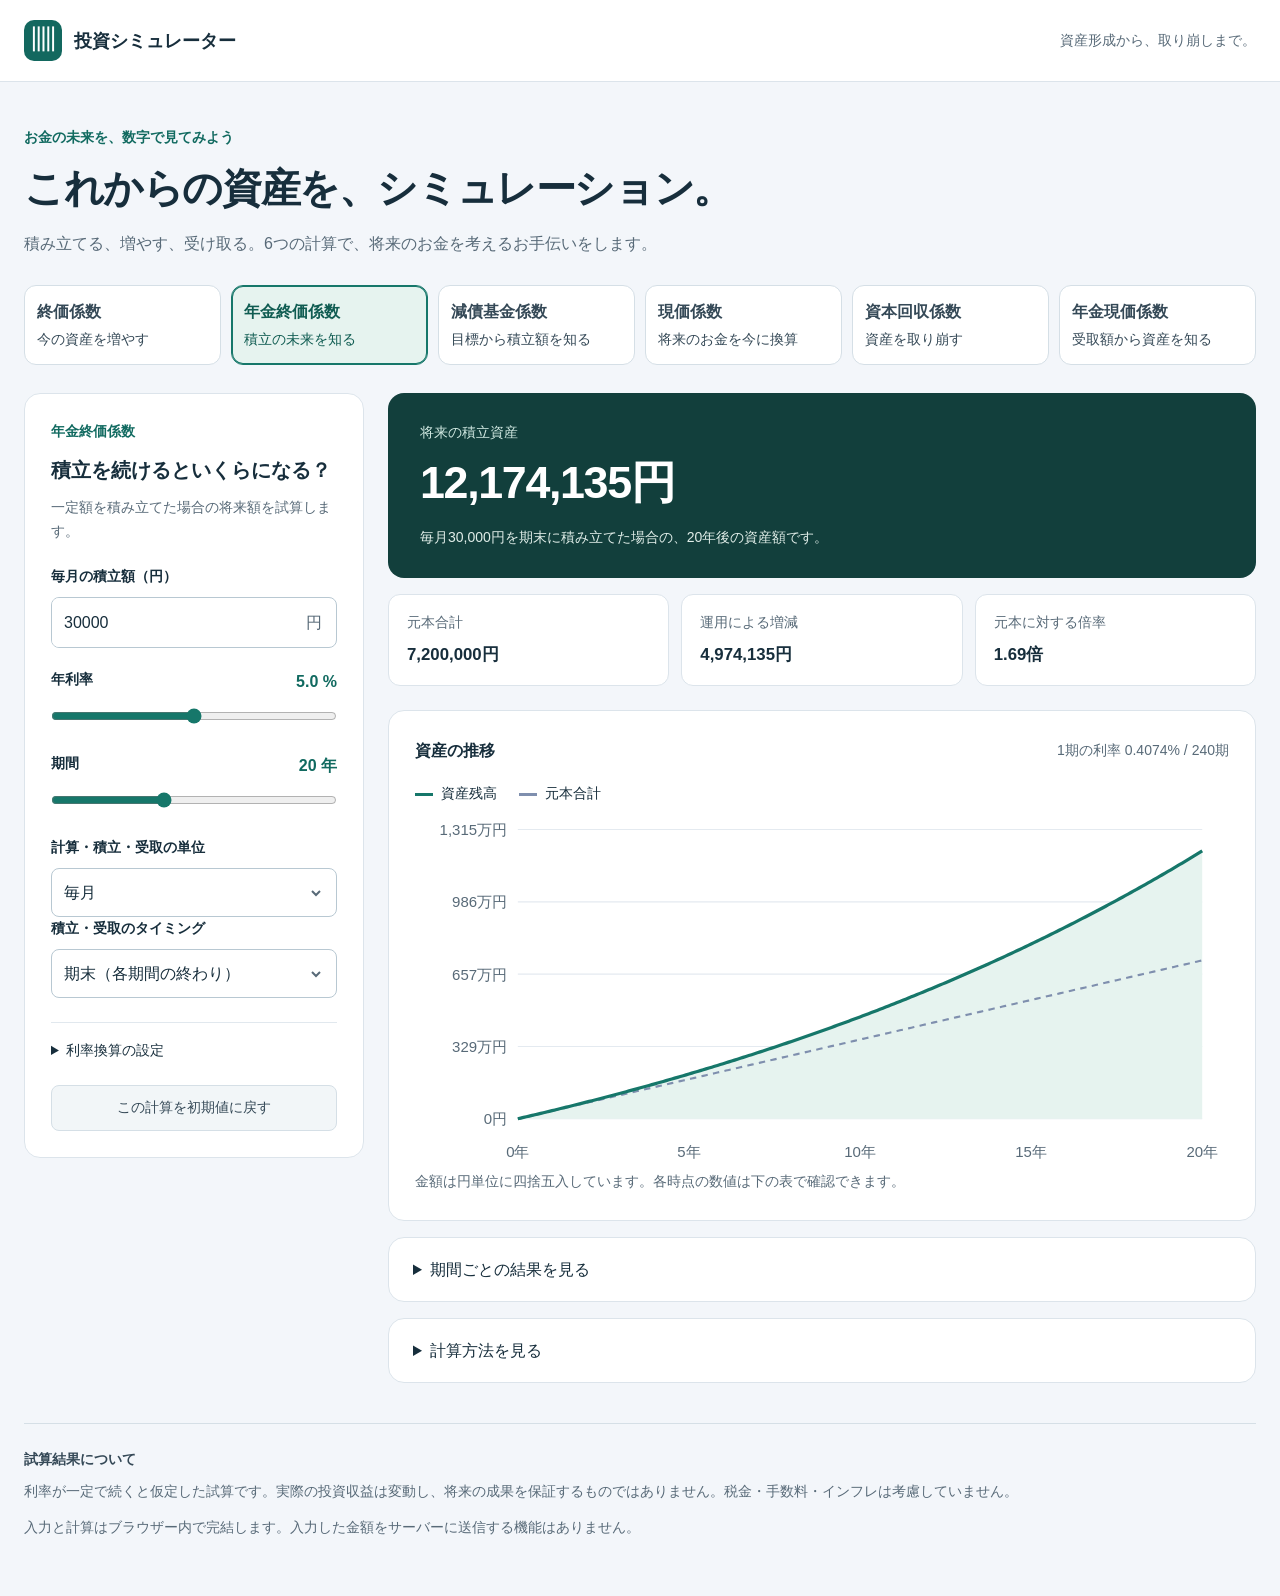
<file: index.html>
<!doctype html>
<html lang="ja">
<head>
  <meta charset="UTF-8">
  <meta name="viewport" content="width=device-width, initial-scale=1">
  <meta name="description" content="6つの係数で資産形成・積立・取り崩しを試算できる投資シミュレーター。">
  <title>投資シミュレーター | 資産形成と取り崩し</title>
  <link rel="stylesheet" href="./styles.css">
  <script src="./calculations.js" defer></script>
  <script src="./app.js" defer></script>
</head>
<body>
  <header><a class="brand" href="./"><span class="brand-icon" aria-hidden="true">▥</span> 投資シミュレーター</a><span class="header-note">資産形成から、取り崩しまで。</span></header>
  <main>
    <section class="intro"><p class="eyebrow">お金の未来を、数字で見てみよう</p><h1>これからの資産を、<br class="mobile-break">シミュレーション。</h1><p>積み立てる、増やす、受け取る。6つの計算で、将来のお金を考えるお手伝いをします。</p></section>
    <nav id="simulations" aria-label="シミュレーションの種類"></nav>
    <section class="workspace" aria-labelledby="simulation-title">
      <aside class="panel inputs"><p id="coefficient" class="eyebrow"></p><h2 id="simulation-title"></h2><p id="description" class="muted"></p>
        <form id="input-form">
          <label for="amount" id="amount-label">金額（円）</label><div class="input-unit"><input id="amount" name="amount" type="number" min="0" max="1000000000000" step="any" required><span>円</span></div>
          <label for="rate">年利率 <output id="rate-output" for="rate"></output></label><input id="rate" name="rate" type="range" min="-20" max="30" value="5" step="0.1">
          <label for="years">期間 <output id="years-output" for="years"></output></label><input id="years" name="years" type="range" min="1" max="50" value="20" step="1">
          <label for="frequency">計算・積立・受取の単位</label><select id="frequency" name="frequency"><option value="month">毎月</option><option value="year">毎年</option></select>
          <div id="timing-field"><label for="timing">積立・受取のタイミング</label><select id="timing" name="timing"><option value="end">期末（各期間の終わり）</option><option value="begin">期首（各期間の始め）</option></select></div>
          <details class="advanced"><summary>利率換算の設定</summary><label for="method">年利率から月利率への換算</label><select id="method" name="method"><option value="effective">実効月利（年利率と整合）</option><option value="simple">年利率 ÷ 12</option></select><p class="small muted">毎年の計算では年利率をそのまま使います。実効月利は (1 + 年利率)^(1/12) − 1 です。</p></details>
          <button class="reset" type="button" id="reset">この計算を初期値に戻す</button>
        </form>
      </aside>
      <div class="results"><p id="error" class="error" role="alert" hidden></p><div id="result-content">
        <section class="result-hero" aria-live="polite" aria-atomic="true"><p id="result-label"></p><div id="result-value"></div><p id="explanation"></p></section>
        <div id="metrics" class="metrics"></div>
        <section class="panel chart-panel"><div class="section-heading"><h3>資産の推移</h3><span id="period-note" class="small muted"></span></div><div class="legend"><span><i class="balance-key"></i>資産残高</span><span><i class="comparison-key"></i><span id="comparison-label"></span></span></div><div id="chart"></div><p class="small muted">金額は円単位に四捨五入しています。各時点の数値は下の表で確認できます。</p></section>
        <details class="panel table-panel"><summary>期間ごとの結果を見る</summary><div class="table-actions"><p class="small muted">初期時点と各期末の残高を表示します。</p><button type="button" id="download">CSVをダウンロード</button></div><div class="table-scroll" tabindex="0" role="region" aria-label="計算結果表"><table><caption class="sr-only">期間ごとの資産残高と比較額</caption><thead><tr><th scope="col">経過期間</th><th scope="col">資産残高</th><th scope="col" id="comparison-heading"></th></tr></thead><tbody id="schedule"></tbody></table></div></details>
        <details class="panel formula-panel"><summary>計算方法を見る</summary><p id="formula"></p><p class="small muted">PV：現在の資産、FV：将来の資産、PMT：毎期の積立・受取額、r：1期あたりの利率、n：期間数。期首の積立額から将来額を求める場合と、受取額から現在額を求める場合は期末の式に (1 + r) を掛けます。将来額から積立額を求める場合と、現在額から受取額を求める場合は (1 + r) で割ります。利率0%では利息なしで計算します。</p></details>
      </div></div>
    </section>
    <footer><strong>試算結果について</strong><p>利率が一定で続くと仮定した試算です。実際の投資収益は変動し、将来の成果を保証するものではありません。税金・手数料・インフレは考慮していません。</p><p class="small">入力と計算はブラウザー内で完結します。入力した金額をサーバーに送信する機能はありません。</p></footer>
    <noscript><p class="error">このシミュレーターを使うには、ブラウザーのJavaScriptを有効にしてください。</p></noscript>
  </main>
</body>
</html>
</file>
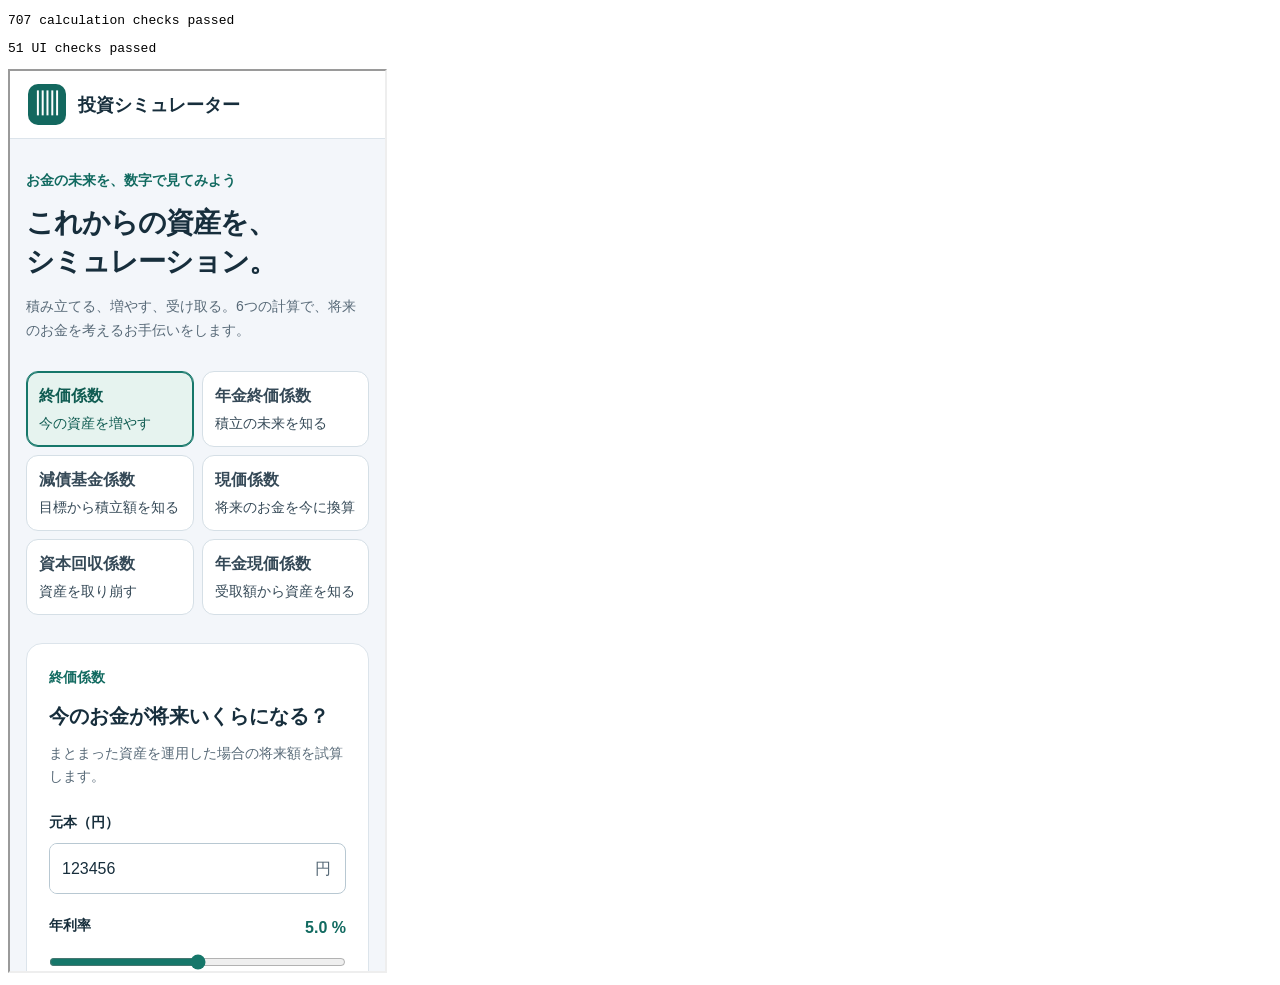
<file: tests/browser.html>
<!doctype html>
<html lang="ja"><meta charset="utf-8"><title>Simulator verification</title>
<pre id="test-results">RUNNING</pre><pre id="ui-results">UI RUNNING</pre>
<script>window.addEventListener('error', event => { document.getElementById('test-results').textContent = `FAIL: ${event.message}`; });</script>
<script src="../calculations.js"></script><script src="./calculations.test.js"></script>
<iframe id="app" src="../index.html" style="width:1200px;height:900px"></iframe>
<script>
document.getElementById('app').addEventListener('load', function () {
  const doc = this.contentDocument;
  let checks = 0;
  function assert(ok, message) { checks++; if (!ok) throw new Error(message); }
  function change(id, value) { doc.getElementById(id).value = value; doc.getElementById(id).dispatchEvent(new Event('input', { bubbles: true })); }
  try {
    assert(doc.getElementById('result-value').textContent.includes('円'), '初期結果');
    assert(doc.querySelectorAll('.sim-button').length === 6, '6種類');
    for (const button of doc.querySelectorAll('.sim-button')) {
      button.click();
      assert(doc.getElementById('error').hidden, '計算成功');
      assert(doc.querySelector('#chart svg'), 'グラフ');
      assert(doc.querySelectorAll('#schedule tr').length > 1, '結果表');
      change('frequency', 'year');
      if (!['future_value', 'present_value'].includes(button.dataset.type)) assert(doc.getElementById('explanation').textContent.includes('毎年'), '年単位の説明');
      change('timing', 'begin'); change('rate', '-20'); change('years', '50');
      assert(doc.getElementById('error').hidden, '負利率と期首');
      change('rate', '0'); change('amount', '0');
      assert(doc.getElementById('result-value').textContent === '0円', 'ゼロ入力');
      change('amount', '');
      assert(!doc.getElementById('error').hidden && doc.getElementById('result-content').hidden, '空欄のエラー');
      doc.getElementById('reset').click();
      assert(doc.getElementById('error').hidden, 'リセット');
    }
    const buttons = doc.querySelectorAll('.sim-button');
    buttons[0].click(); change('amount', '123456'); buttons[1].click(); buttons[0].click();
    assert(doc.getElementById('amount').value === '123456', '種類ごとの入力保持');
    assert(doc.documentElement.scrollWidth <= this.clientWidth, 'PC幅で横にはみ出さない');
    this.style.width = '375px';
    assert(doc.documentElement.scrollWidth <= 375, 'スマートフォン幅で横にはみ出さない');
    document.getElementById('ui-results').textContent = `${checks} UI checks passed`;
  } catch (error) { document.getElementById('ui-results').textContent = `FAIL: ${error.stack}`; }
});
</script></html>
</file>
<file: styles.css>
:root{font-family:-apple-system,BlinkMacSystemFont,"Segoe UI","Noto Sans JP",sans-serif;color:#172e3c;background:#f3f6fa;font-size:16px;line-height:1.7;color-scheme:light}*{box-sizing:border-box}body{margin:0}button,input,select{font:inherit}button,summary,select{cursor:pointer}button,a,input,select,summary{touch-action:manipulation}a{color:inherit}header{height:82px;background:white;border-bottom:1px solid #dce4eb;padding:0 max(24px,calc((100vw - 1240px)/2));display:flex;align-items:center;justify-content:space-between;gap:24px}.brand{text-decoration:none;font-weight:750;font-size:1.15rem;display:flex;align-items:center;gap:12px}.brand-icon{background:#13685f;color:#fff;border-radius:10px;width:38px;text-align:center;font-size:1.5rem}.header-note,.muted{color:#586a78}.header-note{font-size:.875rem}main{max-width:1288px;margin:auto;padding:44px 24px}.intro{margin-bottom:28px}.eyebrow{font-size:.875rem;font-weight:700;color:#116a60;margin:0 0 10px}h1{font-size:clamp(1.75rem,3.5vw,2.5rem);letter-spacing:-.035em;line-height:1.4;margin:0 0 14px}h2{font-size:1.25rem;line-height:1.6;margin:0}h3{font-size:1rem;margin:0}p{margin:0 0 12px}.intro>p:last-child{color:#586a78}.mobile-break{display:none}nav{display:grid;grid-template-columns:repeat(6,1fr);gap:10px;margin-bottom:28px}.sim-button{background:#fff;border:1px solid #d5dfe6;border-radius:12px;padding:14px 12px;text-align:left;color:#354957;line-height:1.5;min-width:0}.sim-button strong{display:block;font-size:1rem;margin-bottom:5px}.sim-button span{font-size:.875rem;display:block}.sim-button[aria-pressed="true"]{background:#e6f3ef;border-color:#16776a;box-shadow:inset 0 0 0 1px #16776a;color:#105c52}.sim-button:hover{border-color:#16776a}.workspace{display:grid;grid-template-columns:340px minmax(0,1fr);gap:24px;align-items:start}.panel{background:white;border:1px solid #dce4eb;border-radius:16px;padding:26px}.inputs>p.muted{font-size:.875rem;margin:10px 0 22px}label{display:block;font-weight:600;font-size:.875rem;margin:20px 0 8px}label:first-child{margin-top:0}output{float:right;color:#116a60;font-size:1rem}.input-unit{display:flex;align-items:center;border:1px solid #b8c8d2;border-radius:8px;overflow:hidden}.input-unit input{border:none;min-width:0;width:100%;padding:11px 12px;background:#fff;color:#172e3c}.input-unit span{padding-right:14px;color:#586a78}input[type="range"]{width:100%;accent-color:#16776a;margin:8px 0}select{width:100%;border:1px solid #b8c8d2;border-radius:8px;background:#fff;color:#172e3c;padding:10px 32px 10px 12px;appearance:none;background-image:url("data:image/svg+xml,%3Csvg xmlns='http://www.w3.org/2000/svg' width='16' height='16'%3E%3Cpath d='m4 6 4 4 4-4' fill='none' stroke='%23586a78' stroke-width='2'/%3E%3C/svg%3E");background-repeat:no-repeat;background-position:right 12px center}.advanced{border-top:1px solid #e1e8ee;margin-top:24px;padding-top:16px}.advanced summary{font-size:.875rem}.small{font-size:.875rem}.advanced p{margin-top:12px}.reset{width:100%;margin-top:22px;background:#f2f6f8;border:1px solid #d5dfe6;border-radius:8px;color:#354957;padding:10px;font-size:.875rem}.result-hero{background:#123f3c;border-radius:16px;color:#fff;padding:28px 32px}.result-hero>p:first-child{color:#d1e9e2;font-size:.875rem;margin-bottom:4px}#result-value{font-size:clamp(1.8rem,3.6vw,2.8rem);font-weight:750;letter-spacing:-.03em;line-height:1.5;overflow-wrap:anywhere}#explanation{margin:10px 0 0;color:#e1eee9;font-size:.875rem}.metrics{display:grid;grid-template-columns:repeat(3,minmax(0,1fr));gap:12px;margin:16px 0 24px}.metric{border:1px solid #dce4eb;background:white;padding:16px 18px;border-radius:12px}.metric p{color:#586a78;font-size:.875rem;margin:0 0 6px}.metric strong{font-size:1.05rem;overflow-wrap:anywhere}.section-heading{display:flex;justify-content:space-between;align-items:center;gap:16px;flex-wrap:wrap}.legend{display:flex;gap:22px;font-size:.875rem;margin-top:18px;flex-wrap:wrap}.legend>span{display:flex;align-items:center;gap:8px}.legend i{width:18px;height:3px;background:#16776a}.legend .comparison-key{background:#7f8fae}#chart svg{width:100%;display:block;height:auto}#chart text{font-family:inherit;font-size:14px;fill:#586a78}.chart-panel>p{margin:0}.table-panel,.formula-panel{margin-top:16px;padding:18px 24px}.table-actions{display:flex;justify-content:space-between;align-items:center;gap:16px;margin:16px 0}.table-actions p{margin:0}#download{background:#fff;border:1px solid #b8c8d2;color:#174e48;padding:8px 12px;border-radius:8px;font-size:.875rem}.table-scroll{max-height:360px;overflow:auto}table{border-collapse:collapse;width:100%;font-size:.875rem;white-space:nowrap}th,td{text-align:right;padding:10px 12px;border-bottom:1px solid #e2e9ef}th{position:sticky;top:0;background:#f3f6fa}th:first-child,td:first-child{text-align:left}.formula-panel p{margin-top:16px}#formula{font-family:ui-monospace,monospace;overflow-wrap:anywhere}footer{border-top:1px solid #d5dfe6;margin-top:40px;padding-top:24px;color:#586a78;font-size:.875rem}footer strong{color:#354957}footer p{margin-top:8px}.error{padding:20px;border:1px solid #b84343;background:#fff1f1;color:#8e2020;border-radius:12px}.sr-only{position:absolute;width:1px;height:1px;padding:0;overflow:hidden;clip:rect(0,0,0,0)}:focus-visible{outline:3px solid #428ce0;outline-offset:4px}[hidden]{display:none!important}@media(min-width:1000px){.inputs{position:sticky;top:20px}}@media(max-width:1050px){nav{grid-template-columns:repeat(3,1fr)}.workspace{grid-template-columns:300px minmax(0,1fr)}.metrics{grid-template-columns:1fr}.metric{display:flex;justify-content:space-between;gap:10px}.metric p{margin:0}}@media(max-width:740px){header{height:68px;padding:0 18px}.header-note{display:none}main{padding:30px 16px}.mobile-break{display:block}.intro>p:last-child{font-size:.875rem}nav{grid-template-columns:repeat(2,1fr);gap:8px}.sim-button{padding:12px}.workspace{grid-template-columns:1fr;gap:18px}.panel{padding:22px}.result-hero{padding:24px}.metrics{gap:8px;margin-bottom:18px}.table-actions{align-items:flex-start;flex-direction:column}.chart-panel{padding:18px 12px}.legend{padding:0 6px;gap:14px}#period-note{font-size:.875rem}}
</file>
